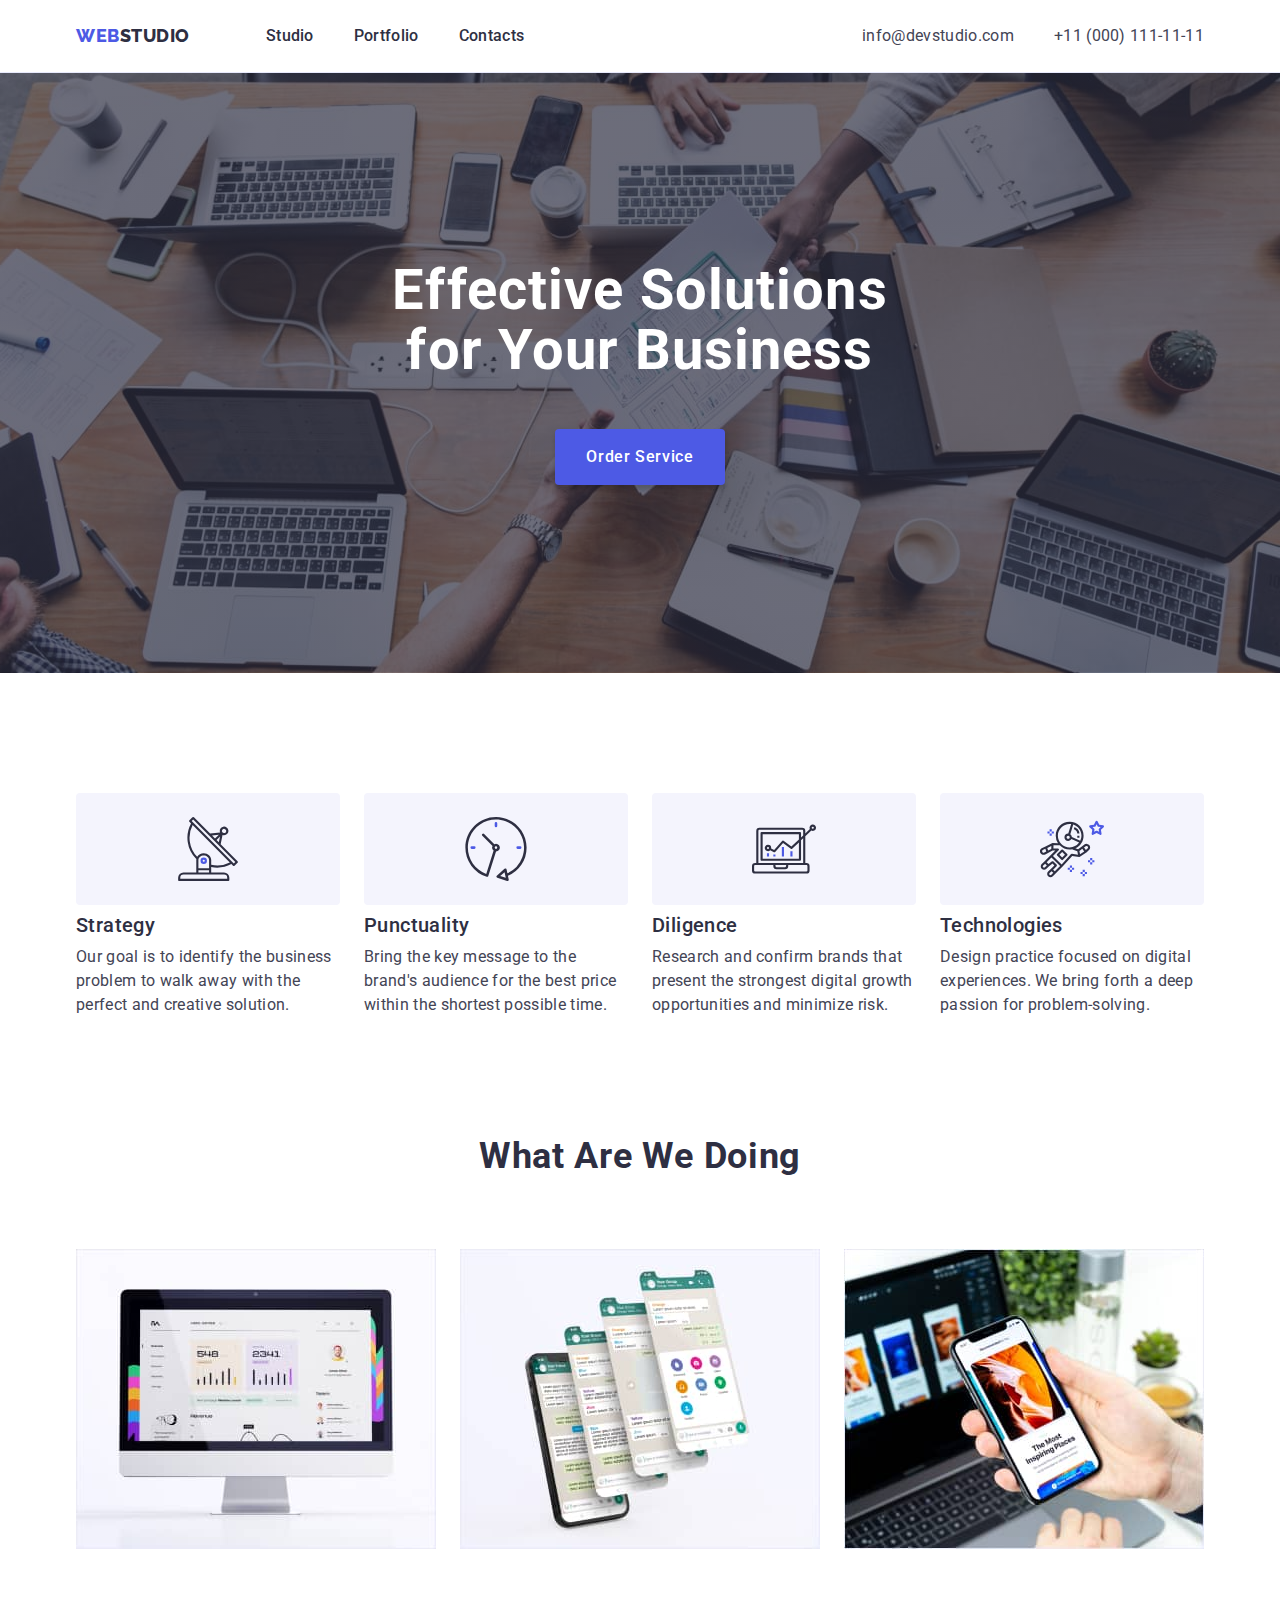
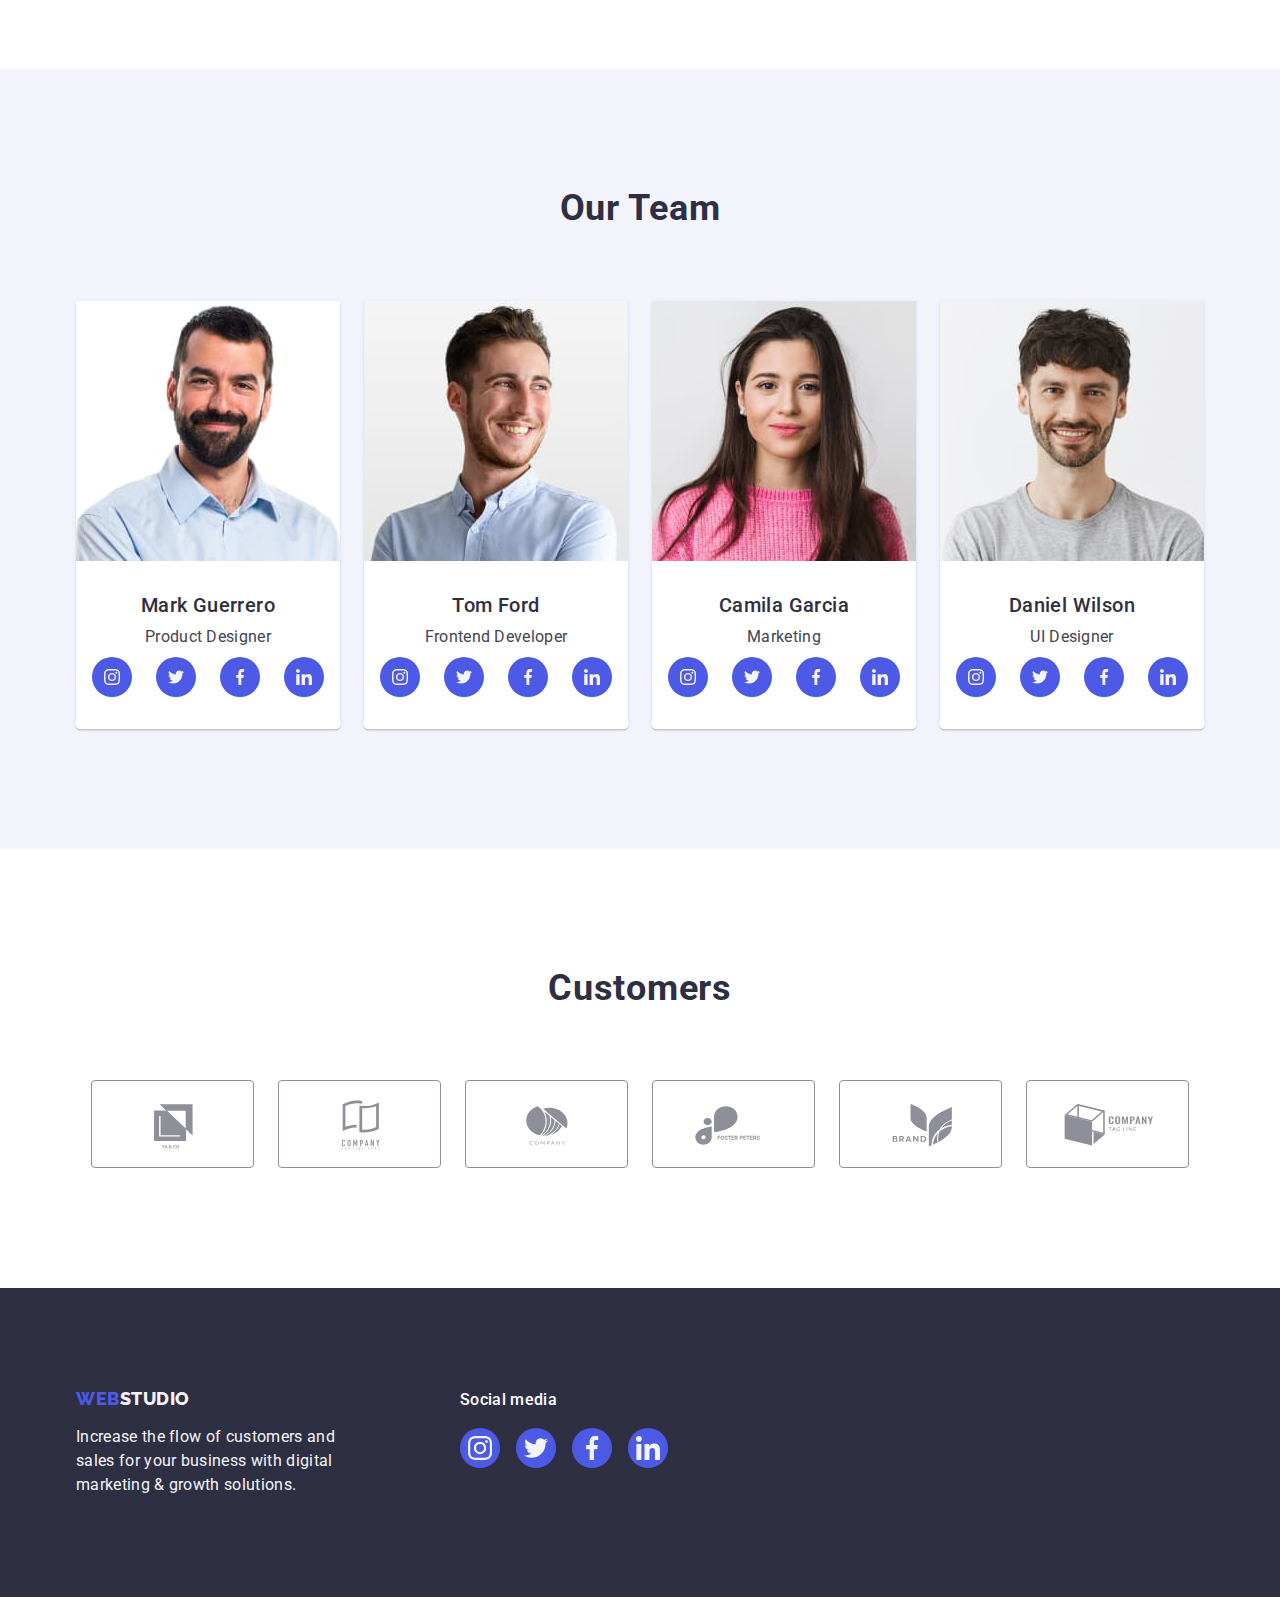
<file: index.html>
<!DOCTYPE html>
<html lang="en">
  <head>
    <meta charset="UTF-8" />
    <meta http-equiv="X-UA-Compatible" content="IE=edge" />
    <meta name="viewport" content="width=device-width, initial-scale=1.0" />
    <title>Effective Solution for Your Business</title>
    <link rel="preconnect" href="https://fonts.googleapis.com" />
    <link rel="preconnect" href="https://fonts.gstatic.com" crossorigin />
    <link
      href="https://fonts.googleapis.com/css2?family=Raleway:wght@800&family=Roboto:wght@400;500;700;900&display=swap"
      rel="stylesheet"
    />
    <link
      rel="stylesheet"
      href="https://cdn.jsdelivr.net/npm/modern-normalize@1.1.0/modern-normalize.min.css"
    />
    <link rel="stylesheet" href="./css/styles.css" />
  </head>
  <body>
    <!-- HEADER -->

    <header class="page-header">
      <div class="header-container container">
        <nav class="page-nav">
          <a class="logo link" href="./index.html"
            >Web<span class="logo-dark">Studio</span></a
          >

          <ul class="menu list">
            <li class="menu-item">
              <a class="menu-link link" href="./index.html">Studio</a>
            </li>

            <li class="menu-item">
              <a class="menu-link link" href="./portfolio.html">Portfolio</a>
            </li>

            <li class="menu-item">
              <a class="menu-link link" href="">Contacts</a>
            </li>
          </ul>
        </nav>

        <address class="address">
          <ul class="contacts list">
            <li class="contacts-item">
              <a class="contacts-link link" href="mailto:info@devstudio.com"
                >info@devstudio.com</a
              >
            </li>

            <li class="contacts-item">
              <a class="contacts-link link" href="tel:+110001111111"
                >+11 (000) 111-11-11</a
              >
            </li>
          </ul>
        </address>
      </div>
    </header>

    <main>
      <!-- HERO -->

      <section class="hero hero-section">
        <div class="container">
          <h1 class="main-title">Effective Solutions for Your Business</h1>
          <button class="modal-btn" type="button">Order Service</button>
        </div>
      </section>

      <!-- DESCRIPTION -->

      <section class="description section">
        <div class="container page-container">
          <h2 class="title-description" hidden>Doing</h2>
          <ul class="description-list list">
            <li class="description-item">
              <div class="doing-wrapper">
                <svg class="icon-doing" width="64" height="64">
                  <use
                    class="icon-doing-logo"
                    href="./images/icons.svg#icon-antena"
                  ></use>
                </svg>
              </div>
              <h3 class="description-title">Strategy</h3>
              <p class="description-text">
                Our goal is to identify the business problem to walk away with
                the perfect and creative solution.
              </p>
            </li>

            <li class="description-item">
              <div class="doing-wrapper">
                <svg class="icon-doing" width="64" height="64">
                  <use
                    class="icon-doing-logo"
                    href="./images/icons.svg#icon-clock"
                  ></use>
                </svg>
              </div>
              <h3 class="description-title">Punctuality</h3>
              <p class="description-text">
                Bring the key message to the brand's audience for the best price
                within the shortest possible time.
              </p>
            </li>

            <li class="description-item">
              <div class="doing-wrapper">
                <svg class="icon-doing" width="64" height="64">
                  <use
                    class="icon-doing-logo"
                    href="./images/icons.svg#icon-diagram"
                  ></use>
                </svg>
              </div>
              <h3 class="description-title">Diligence</h3>
              <p class="description-text">
                Research and confirm brands that present the strongest digital
                growth opportunities and minimize risk.
              </p>
            </li>

            <li class="description-item">
              <div class="doing-wrapper">
                <svg class="icon-doing" width="64" height="64">
                  <use
                    class="icon-doing-logo"
                    href="./images/icons.svg#icon-astronaut"
                  ></use>
                </svg>
              </div>
              <h3 class="description-title">Technologies</h3>
              <p class="description-text">
                Design practice focused on digital experiences. We bring forth a
                deep passion for problem-solving.
              </p>
            </li>
          </ul>
        </div>
      </section>

      <!-- DOING -->

      <section class="doing text">
        <div class="container">
          <h2 class="title-description">What are we doing</h2>

          <ul class="img-list list">
            <li class="img-item">
              <img
                src="./images/what_are_we_doing/monitor.jpg"
                alt="monitor"
                width="360"
                height="300"
              />
            </li>

            <li class="img-item">
              <img
                src="./images/what_are_we_doing/phone.jpg"
                alt="phone"
                width="360"
                height="300"
              />
            </li>

            <li class="img-item">
              <img
                src="./images/what_are_we_doing/together.jpg"
                alt="laptop and phone"
                width="360"
                height="300"
              />
            </li>
          </ul>
        </div>
      </section>

      <!-- OUR TEAM -->

      <section class="our-team section">
        <div class="container">
          <h2 class="title-description">Our Team</h2>

          <ul class="img-list-team list">
            <li class="img-team-item">
              <img
                src="./images/our_team/mark_guerrero.jpg"
                alt="Mark Guerrero"
                width="264"
                height="260"
              />
              <div class="team-wrapper">
                <h3 class="description-title">Mark Guerrero</h3>
                <p class="description-text">Product Designer</p>
                <ul class="socials list">
                  <li class="socials-item">
                    <a class="socials-link link" href="">
                      <svg class="socials-icom" width="16" height="16">
                        <use href="./images/icons.svg#icon-instagram"></use>
                      </svg>
                    </a>
                  </li>

                  <li class="socials-item">
                    <a class="socials-link link" href="">
                      <svg class="socials-icom" width="16" height="16">
                        <use href="./images/icons.svg#icon-twitter"></use>
                      </svg>
                    </a>
                  </li>

                  <li class="socials-item">
                    <a class="socials-link link" href="">
                      <svg class="socials-icom" width="16" height="16">
                        <use href="./images/icons.svg#icon-facebook"></use>
                      </svg>
                    </a>
                  </li>

                  <li class="socials-item">
                    <a class="socials-link link" href="">
                      <svg class="socials-icom" width="16" height="16">
                        <use href="./images/icons.svg#icon-linkedin"></use>
                      </svg>
                    </a>
                  </li>
                </ul>
              </div>
            </li>

            <li class="img-team-item">
              <img
                src="./images/our_team/tom_ford.jpg"
                alt="Tom Ford"
                width="264"
                height="260"
              />
              <div class="team-wrapper">
                <h3 class="description-title">Tom Ford</h3>
                <p class="description-text">Frontend Developer</p>
                <ul class="socials list">
                  <li class="socials-item">
                    <a class="socials-link link" href="">
                      <svg class="socials-icom" width="16" height="16">
                        <use href="./images/icons.svg#icon-instagram"></use>
                      </svg>
                    </a>
                  </li>

                  <li class="socials-item">
                    <a class="socials-link link" href="">
                      <svg class="socials-icom" width="16" height="16">
                        <use href="./images/icons.svg#icon-twitter"></use>
                      </svg>
                    </a>
                  </li>

                  <li class="socials-item">
                    <a class="socials-link link" href="">
                      <svg class="socials-icom" width="16" height="16">
                        <use href="./images/icons.svg#icon-facebook"></use>
                      </svg>
                    </a>
                  </li>

                  <li class="socials-item">
                    <a class="socials-link link" href="">
                      <svg class="socials-icom" width="16" height="16">
                        <use href="./images/icons.svg#icon-linkedin"></use>
                      </svg>
                    </a>
                  </li>
                </ul>
              </div>
            </li>

            <li class="img-team-item">
              <img
                src="./images/our_team/camila_garcia.jpg"
                alt="Camila Garcia"
                width="264"
                height="260"
              />
              <div class="team-wrapper">
                <h3 class="description-title">Camila Garcia</h3>
                <p class="description-text">Marketing</p>
                <ul class="socials list">
                  <li class="socials-item">
                    <a class="socials-link link" href="">
                      <svg class="socials-icom" width="16" height="16">
                        <use href="./images/icons.svg#icon-instagram"></use>
                      </svg>
                    </a>
                  </li>

                  <li class="socials-item">
                    <a class="socials-link link" href="">
                      <svg class="socials-icom" width="16" height="16">
                        <use href="./images/icons.svg#icon-twitter"></use>
                      </svg>
                    </a>
                  </li>

                  <li class="socials-item">
                    <a class="socials-link link" href="">
                      <svg class="socials-icom" width="16" height="16">
                        <use href="./images/icons.svg#icon-facebook"></use>
                      </svg>
                    </a>
                  </li>

                  <li class="socials-item">
                    <a class="socials-link link" href="">
                      <svg class="socials-icom" width="16" height="16">
                        <use href="./images/icons.svg#icon-linkedin"></use>
                      </svg>
                    </a>
                  </li>
                </ul>
              </div>
            </li>

            <li class="img-team-item">
              <img
                src="./images/our_team/daniel_wilson.jpg"
                alt="Daniel Wilson"
                width="264"
                height="260"
              />
              <div class="team-wrapper">
                <h3 class="description-title">Daniel Wilson</h3>
                <p class="description-text">UI Designer</p>
                <ul class="socials list">
                  <li class="socials-item">
                    <a class="socials-link link" href="">
                      <svg class="socials-icom" width="16" height="16">
                        <use href="./images/icons.svg#icon-instagram"></use>
                      </svg>
                    </a>
                  </li>

                  <li class="socials-item">
                    <a class="socials-link link" href="">
                      <svg class="socials-icom" width="16" height="16">
                        <use href="./images/icons.svg#icon-twitter"></use>
                      </svg>
                    </a>
                  </li>

                  <li class="socials-item">
                    <a class="socials-link link" href="">
                      <svg class="socials-icom" width="16" height="16">
                        <use href="./images/icons.svg#icon-facebook"></use>
                      </svg>
                    </a>
                  </li>

                  <li class="socials-item">
                    <a class="socials-link link" href="">
                      <svg class="socials-icom" width="16" height="16">
                        <use href="./images/icons.svg#icon-linkedin"></use>
                      </svg>
                    </a>
                  </li>
                </ul>
              </div>
            </li>
          </ul>
        </div>
      </section>

      <section class="customers">
        <div class="customers-container container">
          <h2 class="title-description">Customers</h2>
          <ul class="customers-list list">
            <li class="customers-item">
              <a class="customers-link" href="">
                <svg width="104" height="56" class="customers-icon">
                  <use href="./images/icons.svg#icon-Logo-one"></use>
                </svg>
              </a>
            </li>

            <li class="customers-item">
              <a class="customers-link" href="">
                <svg width="104" height="56" class="customers-icon">
                  <use href="./images/icons.svg#icon-Logo-two"></use>
                </svg>
              </a>
            </li>

            <li class="customers-item">
              <a class="customers-link" href="">
                <svg width="104" height="56" class="customers-icon">
                  <use href="./images/icons.svg#icon-Logo-three"></use>
                </svg>
              </a>
            </li>

            <li class="customers-item">
              <a class="customers-link" href="">
                <svg width="104" height="56" class="customers-icon">
                  <use href="./images/icons.svg#icon-Logo-four"></use>
                </svg>
              </a>
            </li>

            <li class="customers-item">
              <a class="customers-link" href="">
                <svg width="104" height="56" class="customers-icon">
                  <use href="./images/icons.svg#icon-Logo-five"></use>
                </svg>
              </a>
            </li>

            <li class="customers-item">
              <a class="customers-link" href="">
                <svg width="104" height="56" class="customers-icon">
                  <use href="./images/icons.svg#icon-Logo-six"></use>
                </svg>
              </a>
            </li>
          </ul>
        </div>
      </section>
    </main>

    <!-- FOOTER -->

    <footer class="logo-tipe">
      <div class="container footer-container">
        <div class="footer-logo-container">
          <a class="logo footer-logo link" href="./index.html"
            >Web<span class="logo-light">Studio</span></a
          >
          <p class="footer-text">
            Increase the flow of customers and sales for your business with
            digital marketing & growth solutions.
          </p>
        </div>

        <div class="footer-social-conteiner">
          <p class="title-social-media">Social media</p>
          <ul class="social-list list">
            <li class="social-item">
              <a
                class="social-link link"
                href="https://www.instagram.com/"
                target="_blank"
                rel="noopener noreferrer"
              >
                <svg class="social-icon" width="24" height="24">
                  <use href="./images/icons.svg#icon-instagram"></use>
                </svg>
              </a>
            </li>

            <li class="social-item">
              <a
                class="social-link link"
                href="https://twitter.com/"
                target="_blank"
                rel="noopener noreferrer"
              >
                <svg class="social-icon" width="24" height="24">
                  <use href="./images/icons.svg#icon-twitter"></use>
                </svg>
              </a>
            </li>

            <li class="social-item">
              <a
                class="social-link link"
                href="https://www.facebook.com/"
                target="_blank"
                rel="noopener noreferrer"
              >
                <svg class="social-icon" width="24" height="24">
                  <use href="./images/icons.svg#icon-facebook"></use>
                </svg>
              </a>
            </li>

            <li class="social-item">
              <a
                class="social-link link"
                href="https://www.linkedin.com/"
                target="_blank"
                rel="noopener noreferrer"
              >
                <svg class="social-icon" width="24" height="24">
                  <use href="./images/icons.svg#icon-linkedin"></use>
                </svg>
              </a>
            </li>
          </ul>
        </div>
      </div>
    </footer>
  </body>
</html>
</file>
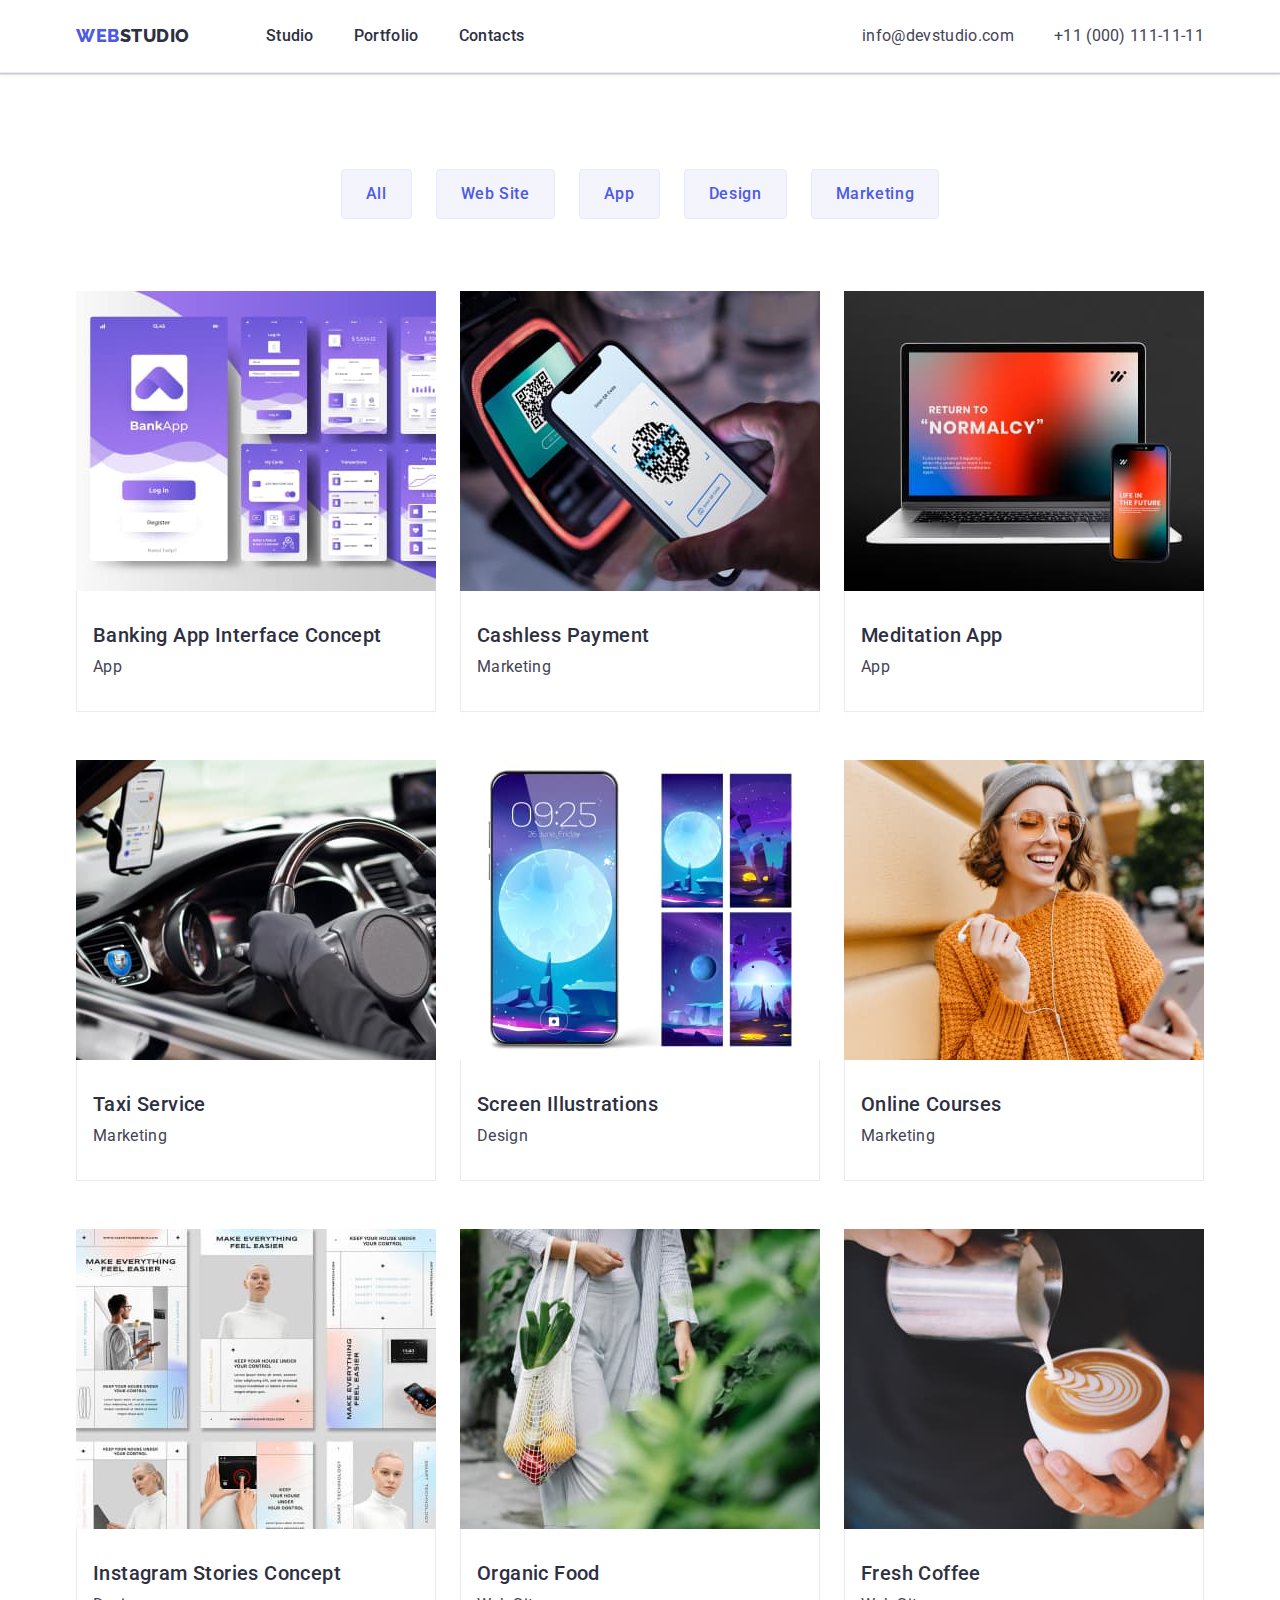
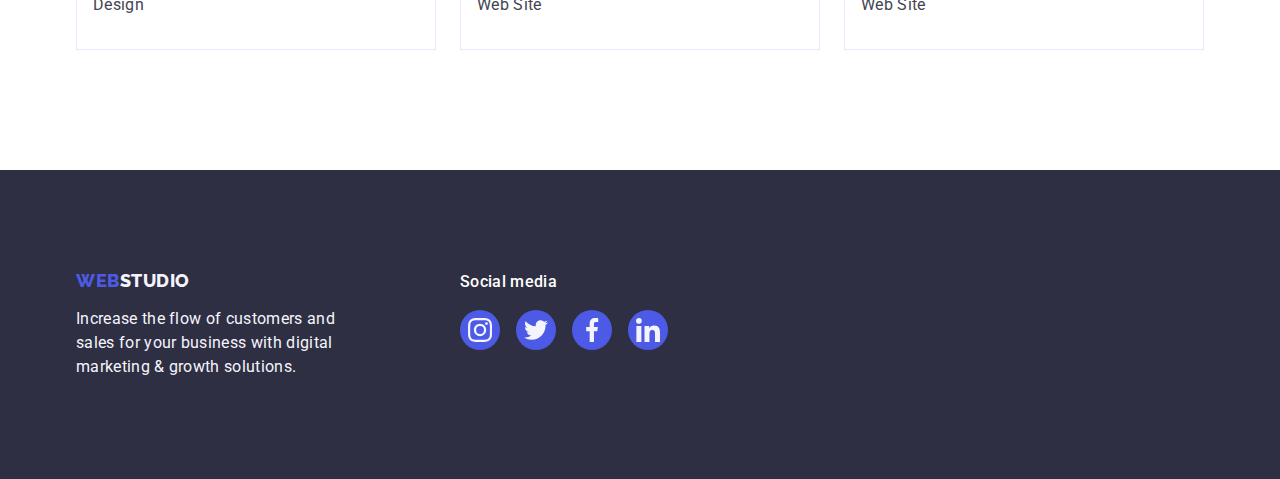
<file: portfolio.html>
<!DOCTYPE html>
<html lang="en">
  <head>
    <meta charset="UTF-8" />
    <meta http-equiv="X-UA-Compatible" content="IE=edge" />
    <meta name="viewport" content="width=device-width, initial-scale=1.0" />
    <title>Portfolio</title>
    <link rel="preconnect" href="https://fonts.googleapis.com" />
    <link rel="preconnect" href="https://fonts.gstatic.com" crossorigin />
    <link
      href="https://fonts.googleapis.com/css2?family=Raleway:wght@800&family=Roboto:wght@400;500;700;900&display=swap"
      rel="stylesheet"
    />
    <link
      rel="stylesheet"
      href="https://cdn.jsdelivr.net/npm/modern-normalize@1.1.0/modern-normalize.min.css"
    />
    <link rel="stylesheet" href="./css/styles.css" />
  </head>

  <body class="body-color">
    <!-- HEADER -->

    <header class="page-header">
      <div class="header-container container">
        <nav class="page-nav">
          <a class="logo link" href="./index.html"
            >Web<span class="logo-dark">Studio</span></a
          >
          <ul class="menu list">
            <li class="menu-item">
              <a class="menu-link link" href="./index.html">Studio</a>
            </li>

            <li class="menu-item">
              <a class="menu-link link" href="./portfolio.html">Portfolio</a>
            </li>

            <li class="menu-item">
              <a class="menu-link link" href="">Contacts</a>
            </li>
          </ul>
        </nav>

        <address class="address">
          <ul class="contacts list">
            <li class="contacts-item">
              <a class="contacts-link link" href="mailto:info@devstudio.com"
                >info@devstudio.com</a
              >
            </li>

            <li class="contacts-item">
              <a class="contacts-link link" href="tel:+110001111111"
                >+11 (000) 111-11-11</a
              >
            </li>
          </ul>
        </address>
      </div>
    </header>

    <!-- BUTTONS -->
    <main>
      <section class="project">
        <div class="container">
          <h1 class="button-title" hidden>List button</h1>
          <ul class="list-button list">
            <li class="list-button-item">
              <button class="list-btn" type="button">All</button>
            </li>

            <li class="list-button-item">
              <button class="list-btn" type="button">Web Site</button>
            </li>

            <li class="list-button-item">
              <button class="list-btn" type="button">App</button>
            </li>

            <li class="list-button-item">
              <button class="list-btn" type="button">Design</button>
            </li>

            <li class="list-button-item">
              <button class="list-btn" type="button">Marketing</button>
            </li>
          </ul>

          <!-- PROJECT IMG -->

          <ul class="project-list list">
            <li class="img-portfolio-item">
              <a href="" class="portfolio-link link">
                <img
                  src="./images/project_card_one/banking_app.jpg"
                  alt="banking_app"
                  width="360"
                  height="300"
                />
                <div class="team-wrapper-portfolio">
                  <h2 class="description-title">
                    Banking App Interface Concept
                  </h2>
                  <p class="description-text">App</p>
                </div>
              </a>
            </li>

            <li class="img-portfolio-item">
              <a href="" class="portfolio-link link">
                <img
                  src="./images/project_card_one/cashless_payment.jpg"
                  alt="cashless_payment"
                  width="360"
                  height="300"
                />
                <div class="team-wrapper-portfolio">
                  <h2 class="description-title">Cashless Payment</h2>
                  <p class="description-text">Marketing</p>
                </div>
              </a>
            </li>

            <li class="img-portfolio-item">
              <a href="" class="portfolio-link link">
                <img
                  src="./images/project_card_one/meditation_app.jpg"
                  alt="meditation_app"
                  width="360"
                  height="300"
                />
                <div class="team-wrapper-portfolio">
                  <h2 class="description-title">Meditation App</h2>
                  <p class="description-text">App</p>
                </div>
              </a>
            </li>

            <li class="img-portfolio-item">
              <a href="" class="portfolio-link link">
                <img
                  src="./images/project_card_two/taxi_service.jpg"
                  alt="taxi_service"
                  width="360"
                  height="300"
                />
                <div class="team-wrapper-portfolio">
                  <h2 class="description-title">Taxi Service</h2>
                  <p class="description-text">Marketing</p>
                </div>
              </a>
            </li>

            <li class="img-portfolio-item">
              <a href="" class="portfolio-link link">
                <img
                  src="./images/project_card_two/screen_illustration.jpg"
                  alt="screen_illustration"
                  width="360"
                  height="300"
                />
                <div class="team-wrapper-portfolio">
                  <h2 class="description-title">Screen Illustrations</h2>
                  <p class="description-text">Design</p>
                </div>
              </a>
            </li>

            <li class="img-portfolio-item">
              <a href="" class="portfolio-link link">
                <img
                  src="./images/project_card_two/online_courses.jpg"
                  alt="online_courses"
                  width="360"
                  height="300"
                />
                <div class="team-wrapper-portfolio">
                  <h2 class="description-title">Online Courses</h2>
                  <p class="description-text">Marketing</p>
                </div>
              </a>
            </li>

            <li class="img-portfolio-item">
              <a href="" class="portfolio-link link">
                <img
                  src="./images/project_card_three/instagram_stories.jpg"
                  alt="instagram_stories"
                  width="360"
                  height="300"
                />
                <div class="team-wrapper-portfolio">
                  <h2 class="description-title">Instagram Stories Concept</h2>
                  <p class="description-text">Design</p>
                </div>
              </a>
            </li>

            <li class="img-portfolio-item">
              <a href="" class="portfolio-link link">
                <img
                  src="./images/project_card_three/organic_food.jpg"
                  alt="organic_food"
                  width="360"
                  height="300"
                />
                <div class="team-wrapper-portfolio">
                  <h2 class="description-title">Organic Food</h2>
                  <p class="description-text">Web Site</p>
                </div>
              </a>
            </li>

            <li class="img-portfolio-item">
              <a href="" class="portfolio-link link">
                <img
                  src="./images/project_card_three/fresh_coffee.jpg"
                  alt="fresh_coffee"
                  width="360"
                  height="300"
                />
                <div class="team-wrapper-portfolio">
                  <h2 class="description-title">Fresh Coffee</h2>
                  <p class="description-text">Web Site</p>
                </div>
              </a>
            </li>
          </ul>
        </div>
      </section>
    </main>

    <!-- FOOTER -->

    <footer class="logo-tipe">
      <div class="container footer-container">
        <div class="footer-logo-container">
          <a class="logo footer-logo link" href="./index.html"
            >Web<span class="logo-light">Studio</span></a
          >
          <p class="footer-text">
            Increase the flow of customers and sales for your business with
            digital marketing & growth solutions.
          </p>
        </div>
        <div class="footer-social-conteiner">
          <p class="title-social-media">Social media</p>
          <ul class="social-list list">
            <li class="social-item">
              <a
                class="social-link link"
                href="https://www.instagram.com/"
                target="_blank"
                rel="noopener noreferrer"
              >
                <svg class="social-icon" width="24" height="24">
                  <use href="./images/icons.svg#icon-instagram"></use>
                </svg>
              </a>
            </li>

            <li class="social-item">
              <a
                class="social-link link"
                href="https://twitter.com/"
                target="_blank"
                rel="noopener noreferrer"
              >
                <svg class="social-icon" width="24" height="24">
                  <use href="./images/icons.svg#icon-twitter"></use>
                </svg>
              </a>
            </li>

            <li class="social-item">
              <a
                class="social-link link"
                href="https://www.facebook.com/"
                target="_blank"
                rel="noopener noreferrer"
              >
                <svg class="social-icon" width="24" height="24">
                  <use href="./images/icons.svg#icon-facebook"></use>
                </svg>
              </a>
            </li>

            <li class="social-item">
              <a
                class="social-link link"
                href="https://www.linkedin.com/"
                target="_blank"
                rel="noopener noreferrer"
              >
                <svg class="social-icon" width="24" height="24">
                  <use href="./images/icons.svg#icon-linkedin"></use>
                </svg>
              </a>
            </li>
          </ul>
        </div>
      </div>
    </footer>
  </body>
</html>
</file>
<file: css/styles.css>
:root {
    --primary-font: 'Roboto', sans-serif; 
    --secondary-font: 'Raleway', sans-serif;
    --accent-color: #2E2F42;
    --logo-color: #4D5AE5;
    --navy-blue: #2E2F42;
    --slate: #434455;
    --white: #FFFFFF;
    --ocean: #404BBF;
    --cloud: #F4F4FD;
    --mood: #e7e9fc;
    --light-slate: #8e8f99;
    --icons-customers: #afb1b8;
    --green: #31d0aa;

}


body {
    font-family: var(--primary-font);
    color: var(--slate);
    background-color: var(--white);
    

}


h1,h2,h3,h4,p {
    margin: 0;
}


img {
    display: block;

}


.list {
    list-style: none;
    padding: 0;
    margin: 0;
}


.link {
    text-decoration: none;
}


.container {
    width: 1158px;
    margin-left: auto;
    margin-right: auto;
    padding-left: 15px; 
    padding-right: 15px;
    
}



/* COMPONENTS */
.logo {
    font-family: var(--secondary-font);
    font-weight: 800;
    font-size: 18px;
    line-height: 1.17;
    letter-spacing: 0.03em;
    text-transform: uppercase;
    color: var(--logo-color); 
    
}
 .logo-dark {
   font-family: var(--secondary-font);
   font-weight: 800;
   font-size: 18px; 
   line-height: 1.17;
   letter-spacing: 0.03em;
   text-transform: uppercase;
   color: var(--accent-color);
    
 }

 .logo-light {
    font-family: var(--secondary-font);
    font-weight: 800;
    font-size: 18px;
    line-height: 1.17;
    letter-spacing: 0.03em;
    text-transform: uppercase;
    color: var(--cloud);

}

 .description-title {
    font-weight: 500;
    font-size: 20px;
    line-height: 1.2;
    letter-spacing: 0.02em;
    color: var(--navy-blue);
    margin-bottom: 8px;

}



.description-text {
    font-weight: 400;
    font-size: 16px;
    line-height: 1.5;
    letter-spacing: 0.02em;
    color: var(--slate);

}

.title-description {
    font-weight: 700;
    font-size: 36px;
    line-height: 1.11;
    letter-spacing: 0.02em;
    text-transform: capitalize;
    text-align: center;
    color: var(--navy-blue);
    margin-bottom: 72px;

}

.img-item {
    width: 360px;
    height: 300px;
    width: calc((100% - 3 * 16px) / 3);
   
}


.section {
    padding-top: 120px; 
    padding-bottom: 120px;
}


/* HEADER */

.page-header {
    border-bottom: 1px solid var(--mood); 
    box-shadow: 0px 2px 1px rgba(46, 47, 66, 0.08), 0px 1px 1px rgba(46, 47, 66, 0.16), 0px 1px 6px rgba(46, 47, 66, 0.08);

}

.header-container {
    display: flex;
    align-items: center;

}

.logo {
    
    margin-right: 76px;
    display: block;
   
    
}

.menu {
    display: flex;
    align-items: center;
    gap: 40px;
}

.contacts {
    display: flex;
    align-items: center;
    gap: 40px;
}

.page-nav {
    margin-right: auto;
    display: flex;
    align-items: center; 
}

.menu {
    display: flex;
}

.address {
    font-style: normal; 

}

.contacts-link:hover,
.contacts-link:focus {
    color: var(--ocean);
    color: var(--ocean);

}


 .menu-link {
    display: block;
    padding-top: 24px;
    padding-bottom: 24px;
    font-weight: 500;
    font-size: 16px;
    line-height: 1.5;
    letter-spacing: 0.02em;
    color: var(--navy-blue);

 }

 .menu-link:hover,
 .menu-link:focus {
    color: var(--ocean);

 }

 .contacts-link {
    display: block;
    padding-top: 24px;
    padding-bottom: 24px;
    font-weight: 400;
    font-size: 16px;
    line-height: 1.5;
    letter-spacing: 0.02em;
    color: var(--slate);

 }

 .contacts-link:hover,
 .contacts-link:focus {
    color: var(--ocean);
 }

 
 
 /* HERO */

 .hero-section {
  
    padding-top: 188px; 
    padding-bottom: 188px;
 }

 .hero {
    max-width: 1440px;
    margin-left: auto;
    margin-right: auto;
    background-color: var(--accent-color);
    background-image: linear-gradient(rgba(46, 47, 66, 0.7),rgba(46, 47, 66, 0.7)),url(../images/hero/people_office.jpg);
    background-repeat: no-repeat;
    background-position: center;
    background-size: cover;
   

 }

 .main-title {
    margin: 0 auto;
    font-weight: 700;
    font-size: 56px;
    line-height: 1.07;
    letter-spacing: 0.02em;
    text-align: center;
    color: var(--white);  
    margin-bottom: 48px;
    max-width: 496px;  
 }


 .modal-btn {
    margin: 0 auto;
    display: block;
    border: none;
    min-width: 169px;
    min-height: 56px;
    padding: 15px 31px;
    font-family: var(--primary-font);
    font-weight: 500;
    font-size: 16px;
    line-height: 1.5;
    letter-spacing: 0.04em;
    cursor: pointer;
    background-color: var(--logo-color);  
    color: var(--white);
    box-shadow: 0px 4px 4px rgba(0, 0, 0, 0.15);
    border-radius: 4px;
    
 }


 .modal-btn:hover,
 .modal-btn:focus {
    color: var(--white);
    background: var(--ocean);
 }


/* DESCRIPTION */



.description-item {
    width: calc((100% - 3 * 24px) / 4);
}

.doing-wrapper {

background: var(--cloud);
border-radius: 4px;
display: flex;
align-items: center;
justify-content: center;
height: 112px;
margin-bottom: 8px;

}

.page-container {
    display: flex;
    align-items: center;
}

.description-list {

    
    display: flex;
    gap: 24px; 
}



.description-item {
    
    width: calc((100% - 3 * 24px) / 4); 

} 

/* DOING */
.text {
    padding-bottom: 120px;
}

 .img-list {
    display: flex;
    flex-wrap: wrap;
    gap: 24px;

}


/* OUR TEAM */

.socials {
    margin-top: 8px;
    justify-content: center;
    display: flex;
    align-items: center;
    gap: 24px;

}

.socials-link {
    width: 40px;
    height: 40px;
    display: flex;
    justify-content: center;
    align-items: center;
    background: var(--logo-color);
    border-radius: 50%;
}

.socials-link:hover,
.socials-link:focus {
    background: var(--ocean);
}

.socials-icom {
    fill: var(--cloud);
}




.our-team {
    background-color: var(--cloud);

}


.img-list-team {
    display: flex;
    flex-wrap: wrap;
    gap: 24px;

}

.img-team-item {
    width: 264px;
    background-color: var(--white);
    width: calc((100% - 3 * 24px) / 4);
    
    box-shadow: 0px 1px 6px rgba(46, 47, 66, 0.08), 0px 1px 1px rgba(46, 47, 66, 0.16), 0px 2px 1px rgba(46, 47, 66, 0.08);
    border-radius: 0px 0px 4px 4px; 
}

.team-wrapper {
     border-radius: 0px 0px 4px 4px;
     /* padding: 32px 16px; */
     text-align: center;
     padding-top: 32px; 
     padding-bottom: 32px;
}

/* CUSTOMERS */

.customers .title-description {
    margin-bottom: 72px;
    line-height: 1.1;
}

.customers-list {
    display: flex;
    align-items: center;
    gap: 24px;
}

.customers {
    background-color: var(--white);
    padding: 120px 0;

}

.customers-item {
    width: calc((100% - 120px) / 6);
}

.customers-link {
    border: 1px solid var(--light-slate);
    border-radius: 4px;
    padding: 16px 32px;
    display: flex;
    height: 88px;
    justify-content: center;
    align-items: center;
    color: var(--icons-customers);
    color: var(--light-slate);
}

.customers-link:hover,
.customers-link:focus {
    border: 1px solid var(--ocean);
    color: var(--ocean);
}


.customers-icon {
    fill: currentColor;
}

.customers-icon:hover,
.customers-icon:focus {
    fill: currentColor;
}

.customers-container {
    width: 1128px;
    margin-left: auto;
    margin-right: auto;
    padding-left: 15px;
    padding-right: 15px;
}



/* FOOTER */

.social-item {
    width: 40px; 
    height: 40px; 

}

.social-icon {
    fill: var(--cloud)
}

.logo-tipe .social-list {
    display: flex;
    align-items: center;
    gap: 16px;
}

.logo-tipe .footer-container {
    display: flex;
    gap: 120px;
    align-items: baseline;
}

.social-link {
    width: 100%;
    height: 100%; 
    background-color: var(--logo-color);
    border-radius: 50%;
    display: flex; 
    align-items: center; 
    justify-content: center;
}

.social-link:hover,
.social-link:focus {
    background-color: var(--green);

}


.logo-tipe {
    background-color: var(--navy-blue);
    padding-top: 100px; 
    padding-bottom: 100px;

}

.footer-logo {
    display: inline-block;
    margin-bottom: 16px; 
}

.footer-text {
    width: 264px;
    font-family: var(--primary-font);
    font-weight: 400;
    font-size: 16px;
    line-height: 1.5;
    letter-spacing: 0.02em;
    color: var(--cloud);  

}

.title-social-media {
    font-weight: 500;
    font-size: 16px;
    line-height: 1.5;
    letter-spacing: 0.02em;
    color: #FFFFFF;
    margin-bottom: 16px;

}


.footer-container {
    display: flex;
    align-items: center;
    gap: 120px;
    
}






/* PORTFOLIO */

.project {
    padding-top: 96px; 
    padding-bottom: 120px;
}

.body-color {
    color: var(--slate);
}

.list-btn {
    font-family:var(--primary-font);
    font-weight: 500;
    font-size: 16px;
    line-height: 1.5;
    letter-spacing: 0.04em;
    cursor: pointer;
    color: var(--logo-color);
    background: var(--cloud);
    
    padding-top: 12px; 
    padding-bottom: 12px; 
    padding-left: 24px; 
    padding-right: 24px;
    border: 1px solid var(--mood);
    border-radius: 4px;
}

.list-btn:hover,
.list-btn:focus {
    background: var(--ocean);
    color: var(--white);
    background: var(--ocean);
    color: var(--white);
    border: 1px solid transparent;
    box-shadow: 0px 3px 1px rgba(0, 0, 0, 0.1), 0px 2px 1px rgba(0, 0, 0, 0.08), 0px 2px 2px rgba(0, 0, 0, 0.12); 

}



.project-img-item {
    
    width: 360px;
   
}

.project-list {
    display: flex;
    flex-wrap: wrap;
    gap: 24px;
    row-gap: 48px; 

}

.portfolio-link {
    display: block;

}

.portfolio-link:hover,
.portfolio-link:focus {
    box-shadow:  0px 1px 6px rgba(46, 47, 66, 0.08), 0px 1px 1px rgba(46, 47, 66, 0.16), 0px 2px 1px rgba(46, 47, 66, 0.08); 

}

.img-portfolio-item {
    width: calc((100% - (24px * 2)) / 3);
    
    
}



.team-wrapper-portfolio {
    padding: 32px 16px;
    border: 1px solid var(--mood); 
    border-top: none; 

}

.list-button {
  justify-content: center; 
  gap: 24px;
  margin-bottom: 72px;
  display: flex;
  align-items: center;  
}
</file>
